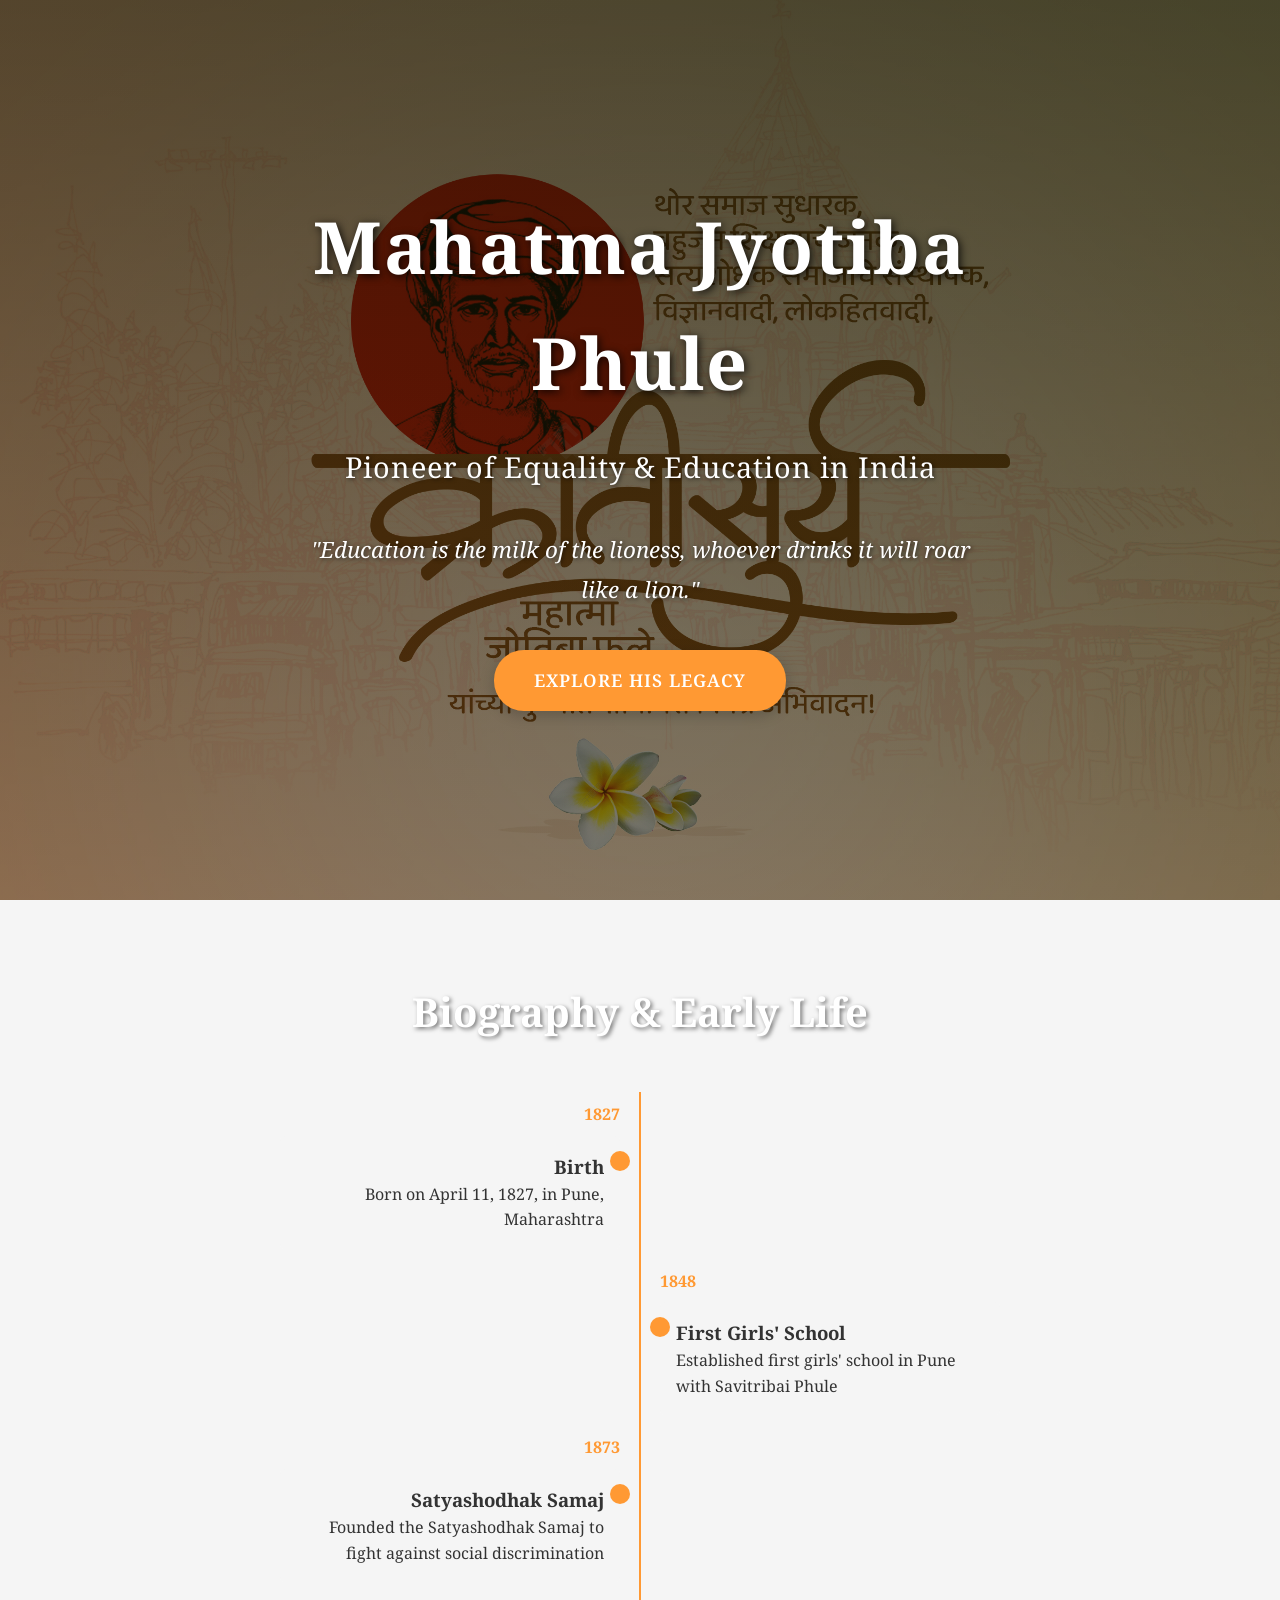
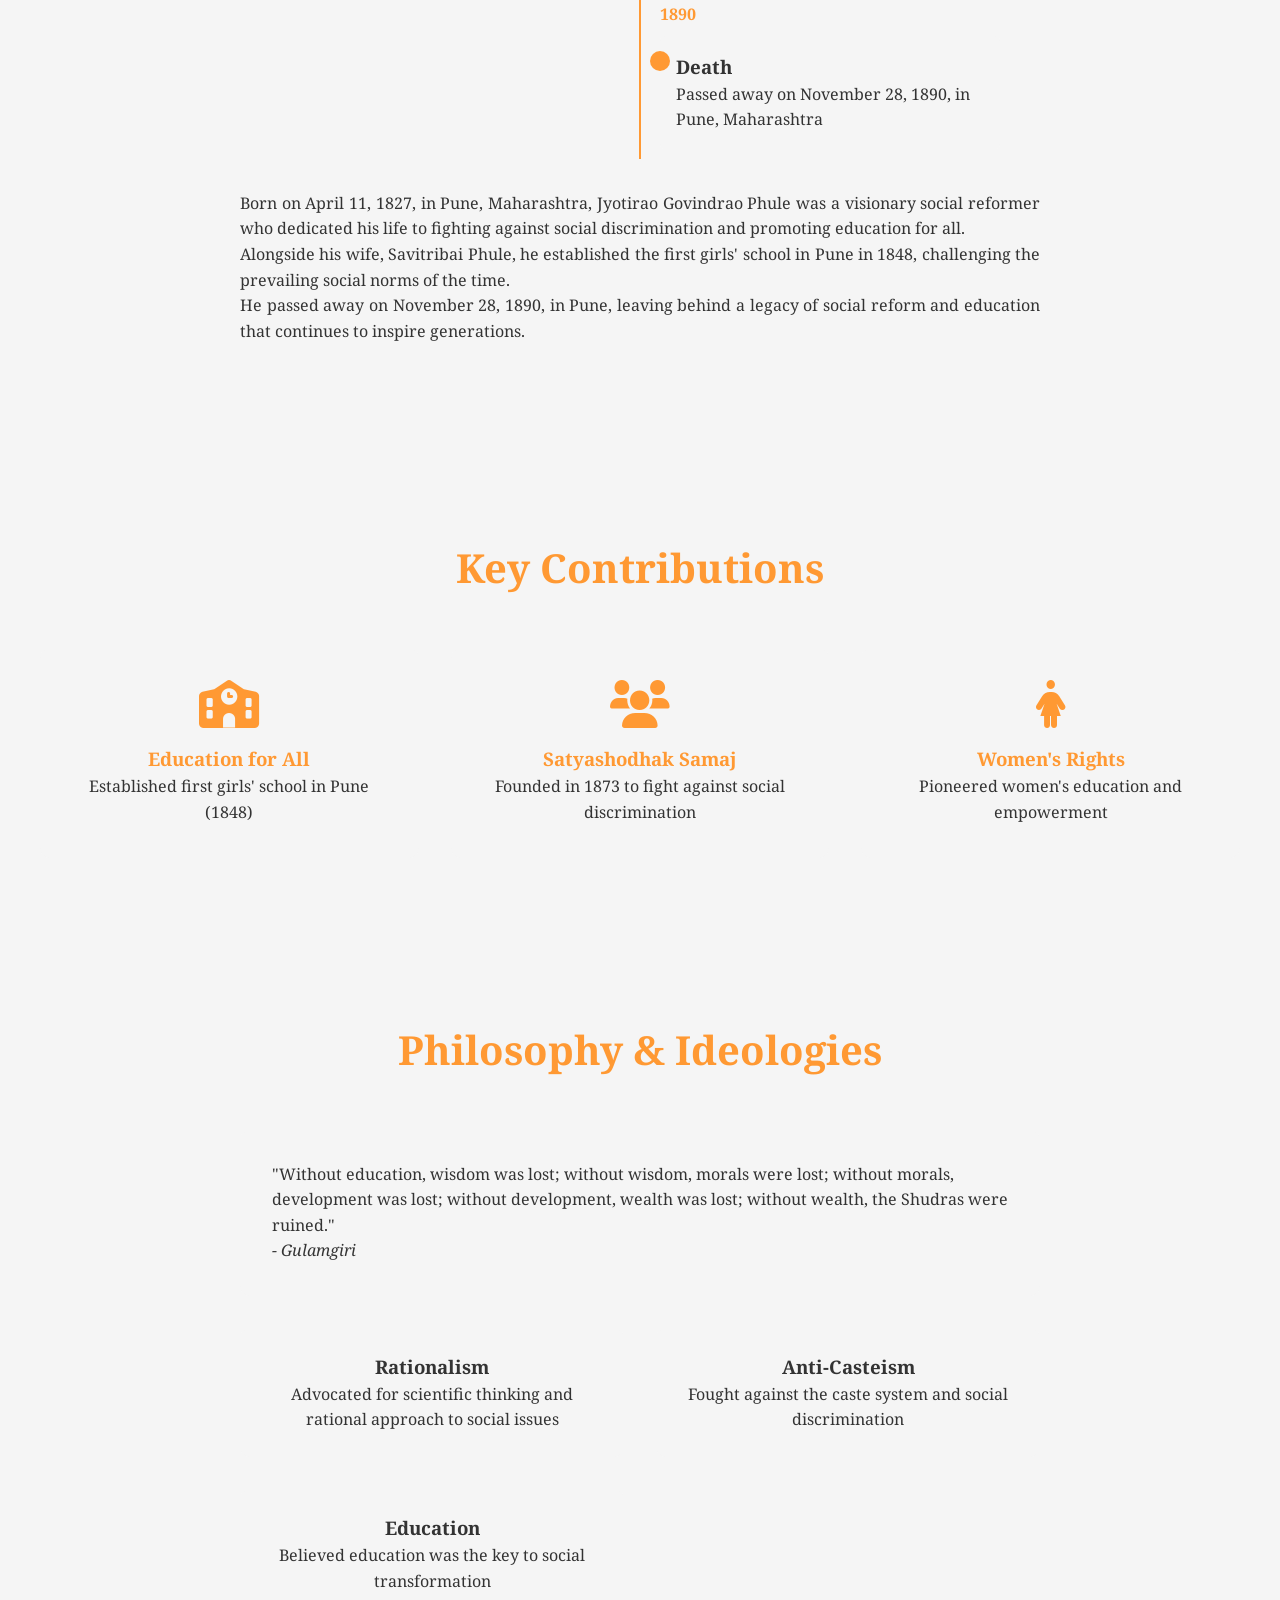
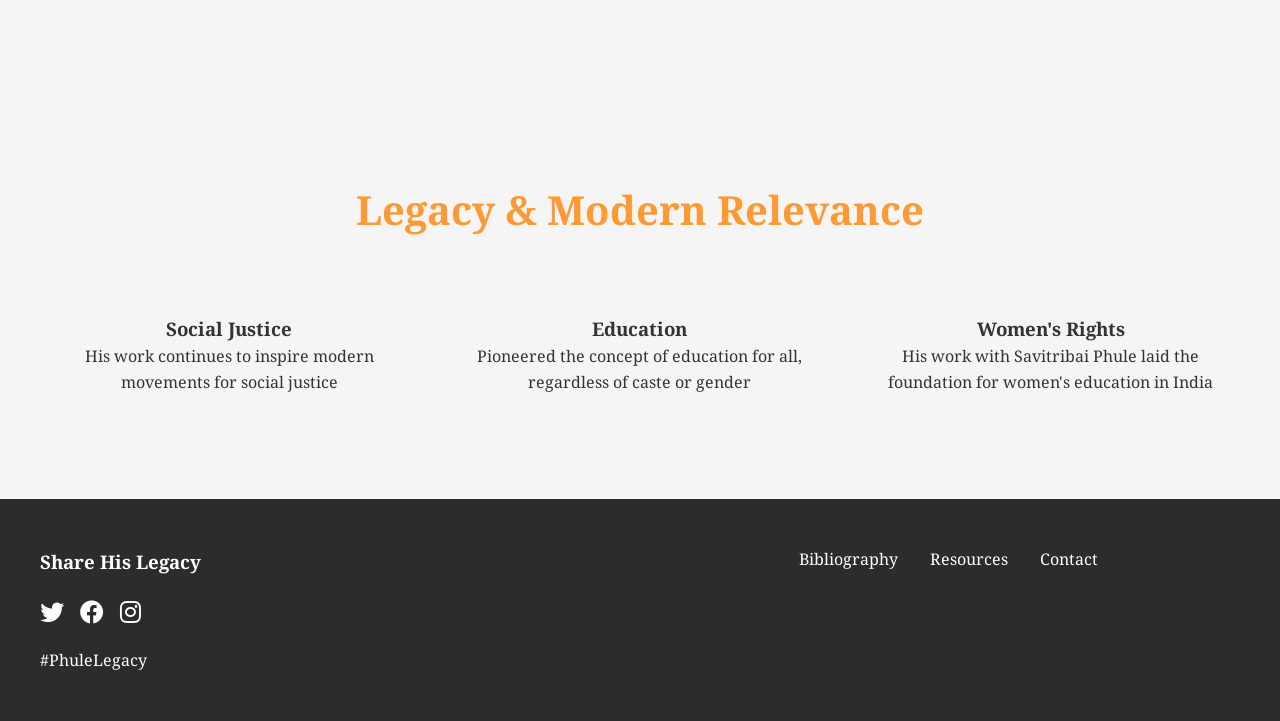
<file: index.html>
<!DOCTYPE html>
<html lang="en">
<head>
    <meta charset="UTF-8">
    <meta name="viewport" content="width=device-width, initial-scale=1.0">
    <title>Mahatma Jyotiba Phule - Pioneer of Equality & Education</title>
    <link rel="stylesheet" href="styles.css">
    <link rel="preconnect" href="https://fonts.googleapis.com">
    <link rel="preconnect" href="https://fonts.gstatic.com" crossorigin>
    <link href="https://fonts.googleapis.com/css2?family=Noto+Serif:wght@400;700&display=swap" rel="stylesheet">
    <link rel="stylesheet" href="https://cdnjs.cloudflare.com/ajax/libs/font-awesome/6.0.0/css/all.min.css">
</head>
<body>
    <section class="hero">
        <div class="hero-content">
            <h1>Mahatma Jyotiba Phule</h1>
            <p class="tagline">Pioneer of Equality & Education in India</p>
            <blockquote>"Education is the milk of the lioness, whoever drinks it will roar like a lion."</blockquote>
            <a href="works.html" class="cta-button">Explore His Legacy</a>
        </div>
    </section>

    <section id="biography" class="section">
        <h2>Biography & Early Life</h2>
        <div class="timeline-container">
            <div class="timeline">
                <div class="timeline-item">
                    <div class="timeline-date">1827</div>
                    <div class="timeline-content">
                        <h3>Birth</h3>
                        <p>Born on April 11, 1827, in Pune, Maharashtra</p>
                    </div>
                </div>
                <div class="timeline-item">
                    <div class="timeline-date">1848</div>
                    <div class="timeline-content">
                        <h3>First Girls' School</h3>
                        <p>Established first girls' school in Pune with Savitribai Phule</p>
                    </div>
                </div>
                <div class="timeline-item">
                    <div class="timeline-date">1873</div>
                    <div class="timeline-content">
                        <h3>Satyashodhak Samaj</h3>
                        <p>Founded the Satyashodhak Samaj to fight against social discrimination</p>
                    </div>
                </div>
                <div class="timeline-item">
                    <div class="timeline-date">1890</div>
                    <div class="timeline-content">
                        <h3>Death</h3>
                        <p>Passed away on November 28, 1890, in Pune, Maharashtra</p>
                    </div>
                </div>
            </div>
        </div>
        <div class="bio-content">
            <p>Born on April 11, 1827, in Pune, Maharashtra, Jyotirao Govindrao Phule was a visionary social reformer who dedicated his life to fighting against social discrimination and promoting education for all.</p>
            <p>Alongside his wife, Savitribai Phule, he established the first girls' school in Pune in 1848, challenging the prevailing social norms of the time.</p>
            <p>He passed away on November 28, 1890, in Pune, leaving behind a legacy of social reform and education that continues to inspire generations.</p>
        </div>
    </section>

    <section id="contributions" class="section">
        <h2>Key Contributions</h2>
        <div class="contributions-grid">
            <div class="contribution-card">
                <i class="fas fa-school"></i>
                <h3><a href="education.html" class="card-link">Education for All</a></h3>
                <p>Established first girls' school in Pune (1848)</p>
            </div>
            <div class="contribution-card">
                <i class="fas fa-users"></i>
                <h3><a href="satyashodhak.html" class="card-link">Satyashodhak Samaj</a></h3>
                <p>Founded in 1873 to fight against social discrimination</p>
            </div>
            <div class="contribution-card">
                <i class="fas fa-female"></i>
                <h3><a href="womens-rights.html" class="card-link">Women's Rights</a></h3>
                <p>Pioneered women's education and empowerment</p>
            </div>
        </div>
    </section>

    <section id="philosophy" class="section">
        <h2>Philosophy & Ideologies</h2>
        <div class="philosophy-content">
            <div class="quote-box">
                <blockquote>"Without education, wisdom was lost; without wisdom, morals were lost; without morals, development was lost; without development, wealth was lost; without wealth, the Shudras were ruined."</blockquote>
                <cite>- Gulamgiri</cite>
            </div>
            <div class="philosophy-grid">
                <div class="philosophy-item">
                    <h3>Rationalism</h3>
                    <p>Advocated for scientific thinking and rational approach to social issues</p>
                </div>
                <div class="philosophy-item">
                    <h3>Anti-Casteism</h3>
                    <p>Fought against the caste system and social discrimination</p>
                </div>
                <div class="philosophy-item">
                    <h3>Education</h3>
                    <p>Believed education was the key to social transformation</p>
                </div>
            </div>
        </div>
    </section>

    <section id="legacy" class="section">
        <h2>Legacy & Modern Relevance</h2>
        <div class="legacy-content">
            <div class="legacy-grid">
                <div class="legacy-item">
                    <h3>Social Justice</h3>
                    <p>His work continues to inspire modern movements for social justice</p>
                </div>
                <div class="legacy-item">
                    <h3>Education</h3>
                    <p>Pioneered the concept of education for all, regardless of caste or gender</p>
                </div>
                <div class="legacy-item">
                    <h3>Women's Rights</h3>
                    <p>His work with Savitribai Phule laid the foundation for women's education in India</p>
                </div>
            </div>
        </div>
    </section>

    <footer>
        <div class="footer-content">
            <div class="social-share">
                <h3>Share His Legacy</h3>
                <div class="social-icons">
                    <a href="#"><i class="fab fa-twitter"></i></a>
                    <a href="#"><i class="fab fa-facebook"></i></a>
                    <a href="#"><i class="fab fa-instagram"></i></a>
                </div>
                <p class="hashtag">#PhuleLegacy</p>
            </div>
            <div class="footer-links">
                <a href="#">Bibliography</a>
                <a href="#">Resources</a>
                <a href="#">Contact</a>
            </div>
        </div>
    </footer>
</body>
</html>
</file>
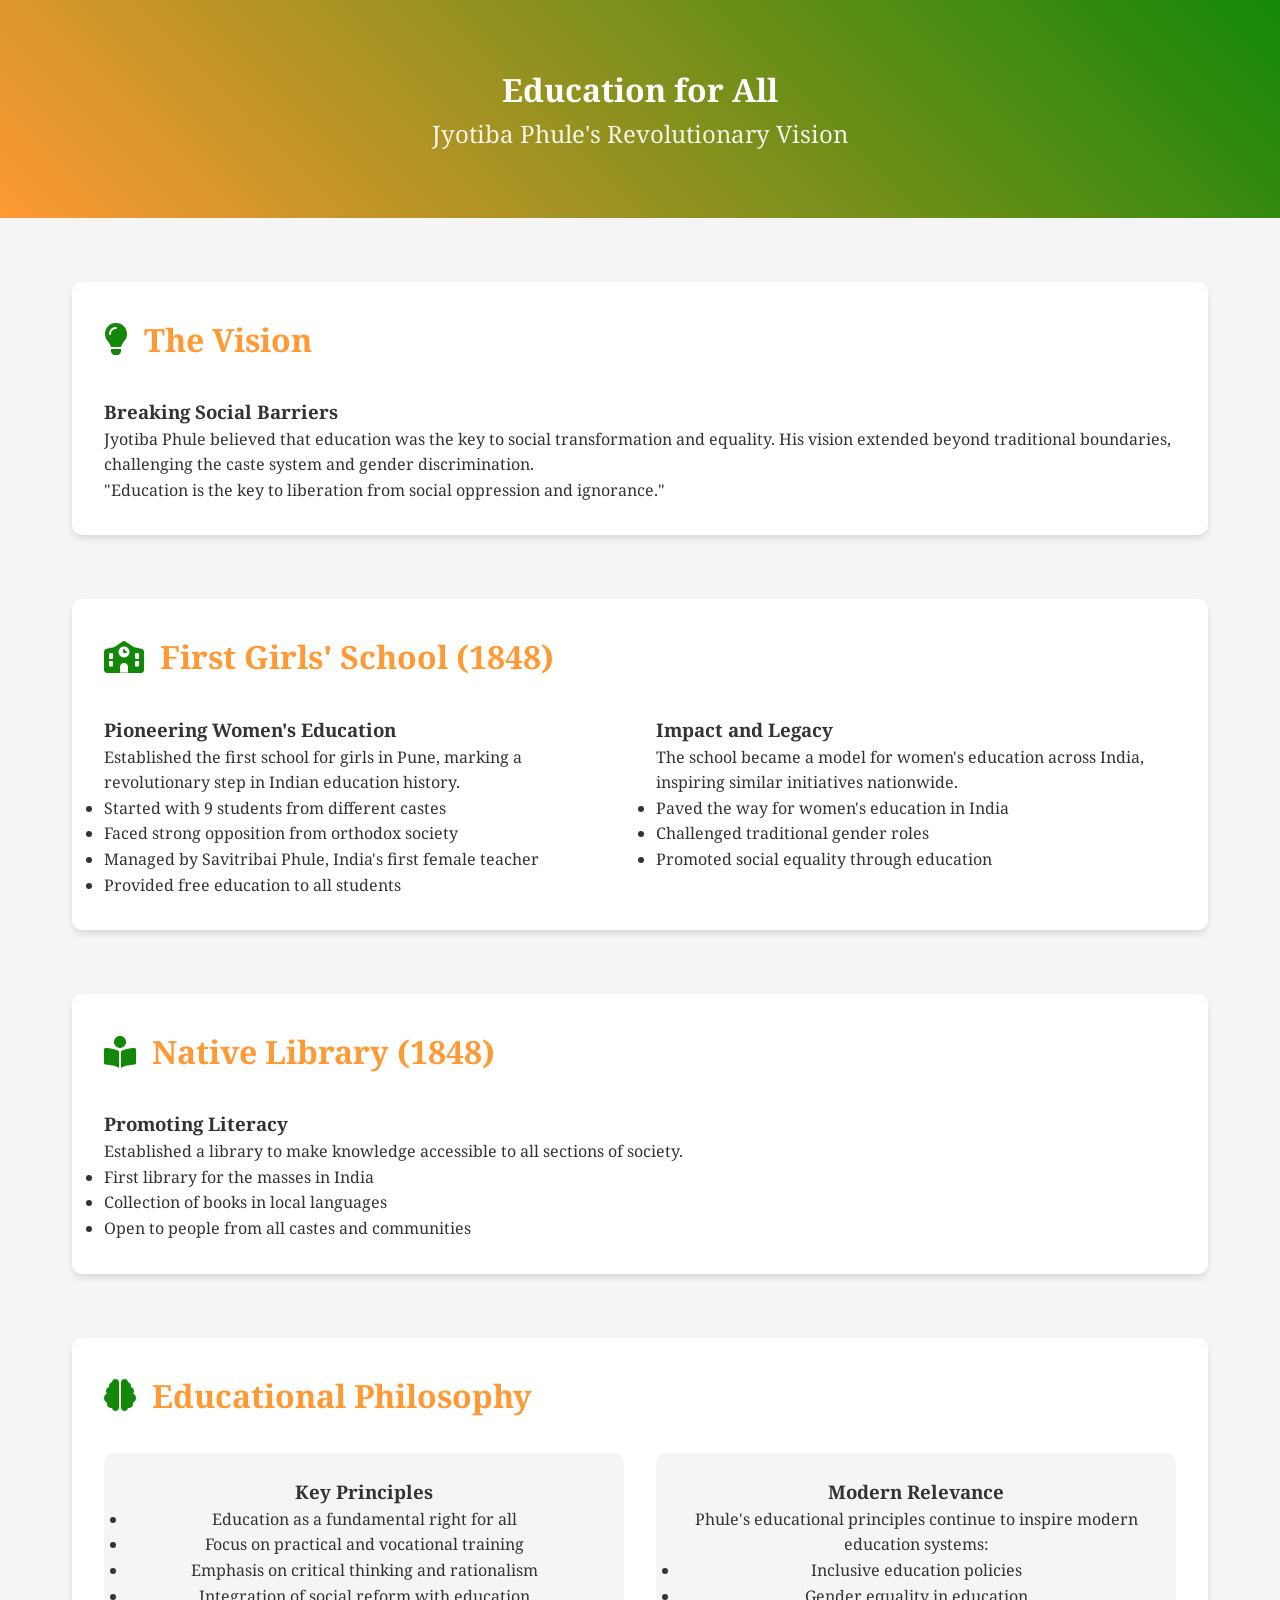
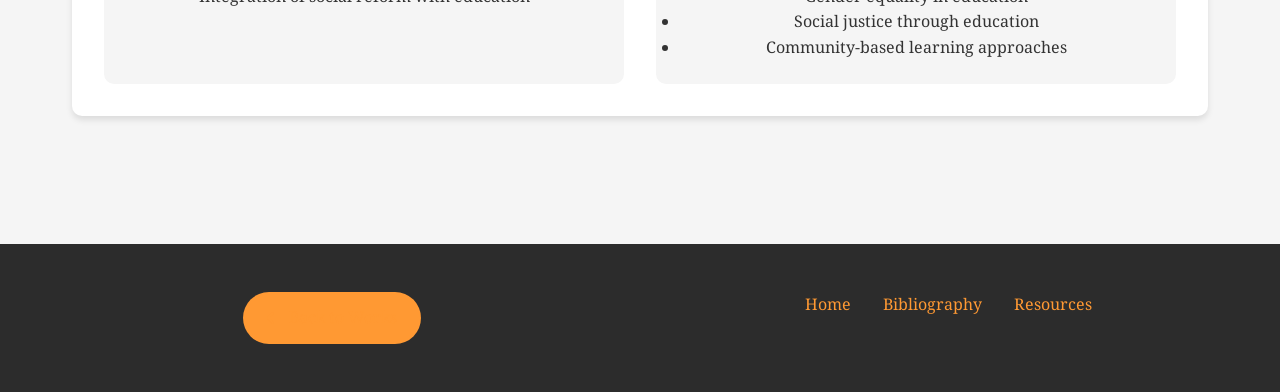
<file: education.html>
<!DOCTYPE html>
<html lang="en">
<head>
    <meta charset="UTF-8">
    <meta name="viewport" content="width=device-width, initial-scale=1.0">
    <title>Education for All - Jyotiba Phule's Vision</title>
    <link rel="stylesheet" href="styles.css">
    <link rel="preconnect" href="https://fonts.googleapis.com">
    <link rel="preconnect" href="https://fonts.gstatic.com" crossorigin>
    <link href="https://fonts.googleapis.com/css2?family=Noto+Serif:wght@400;700&display=swap" rel="stylesheet">
    <link rel="stylesheet" href="https://cdnjs.cloudflare.com/ajax/libs/font-awesome/6.0.0/css/all.min.css">
</head>
<body>
    <header class="education-header">
        <div class="header-content">
            <h1>Education for All</h1>
            <p class="subtitle">Jyotiba Phule's Revolutionary Vision</p>
        </div>
    </header>

    <main class="education-main">
        <section class="education-section vision-section">
            <h2><i class="fas fa-lightbulb"></i> The Vision</h2>
            <div class="education-content">
                <div class="vision-item">
                    <h3>Breaking Social Barriers</h3>
                    <p>Jyotiba Phule believed that education was the key to social transformation and equality. His vision extended beyond traditional boundaries, challenging the caste system and gender discrimination.</p>
                    <blockquote>"Education is the key to liberation from social oppression and ignorance."</blockquote>
                </div>
            </div>
        </section>

        <section class="education-section school-section">
            <h2><i class="fas fa-school"></i> First Girls' School (1848)</h2>
            <div class="education-content">
                <div class="school-item">
                    <h3>Pioneering Women's Education</h3>
                    <p>Established the first school for girls in Pune, marking a revolutionary step in Indian education history.</p>
                    <ul>
                        <li>Started with 9 students from different castes</li>
                        <li>Faced strong opposition from orthodox society</li>
                        <li>Managed by Savitribai Phule, India's first female teacher</li>
                        <li>Provided free education to all students</li>
                    </ul>
                </div>
                <div class="school-item">
                    <h3>Impact and Legacy</h3>
                    <p>The school became a model for women's education across India, inspiring similar initiatives nationwide.</p>
                    <ul>
                        <li>Paved the way for women's education in India</li>
                        <li>Challenged traditional gender roles</li>
                        <li>Promoted social equality through education</li>
                    </ul>
                </div>
            </div>
        </section>

        <section class="education-section library-section">
            <h2><i class="fas fa-book-reader"></i> Native Library (1848)</h2>
            <div class="education-content">
                <div class="library-item">
                    <h3>Promoting Literacy</h3>
                    <p>Established a library to make knowledge accessible to all sections of society.</p>
                    <ul>
                        <li>First library for the masses in India</li>
                        <li>Collection of books in local languages</li>
                        <li>Open to people from all castes and communities</li>
                    </ul>
                </div>
            </div>
        </section>

        <section class="education-section philosophy-section">
            <h2><i class="fas fa-brain"></i> Educational Philosophy</h2>
            <div class="education-content">
                <div class="philosophy-item">
                    <h3>Key Principles</h3>
                    <ul>
                        <li>Education as a fundamental right for all</li>
                        <li>Focus on practical and vocational training</li>
                        <li>Emphasis on critical thinking and rationalism</li>
                        <li>Integration of social reform with education</li>
                    </ul>
                </div>
                <div class="philosophy-item">
                    <h3>Modern Relevance</h3>
                    <p>Phule's educational principles continue to inspire modern education systems:</p>
                    <ul>
                        <li>Inclusive education policies</li>
                        <li>Gender equality in education</li>
                        <li>Social justice through education</li>
                        <li>Community-based learning approaches</li>
                    </ul>
                </div>
            </div>
        </section>
    </main>

    <footer class="education-footer">
        <div class="footer-content">
            <div class="back-link">
                <a href="works.html" class="back-button">
                    <i class="fas fa-arrow-left"></i> Back to Works
                </a>
            </div>
            <div class="footer-links">
                <a href="index.html">Home</a>
                <a href="#">Bibliography</a>
                <a href="#">Resources</a>
            </div>
        </div>
    </footer>
</body>
</html>
</file>
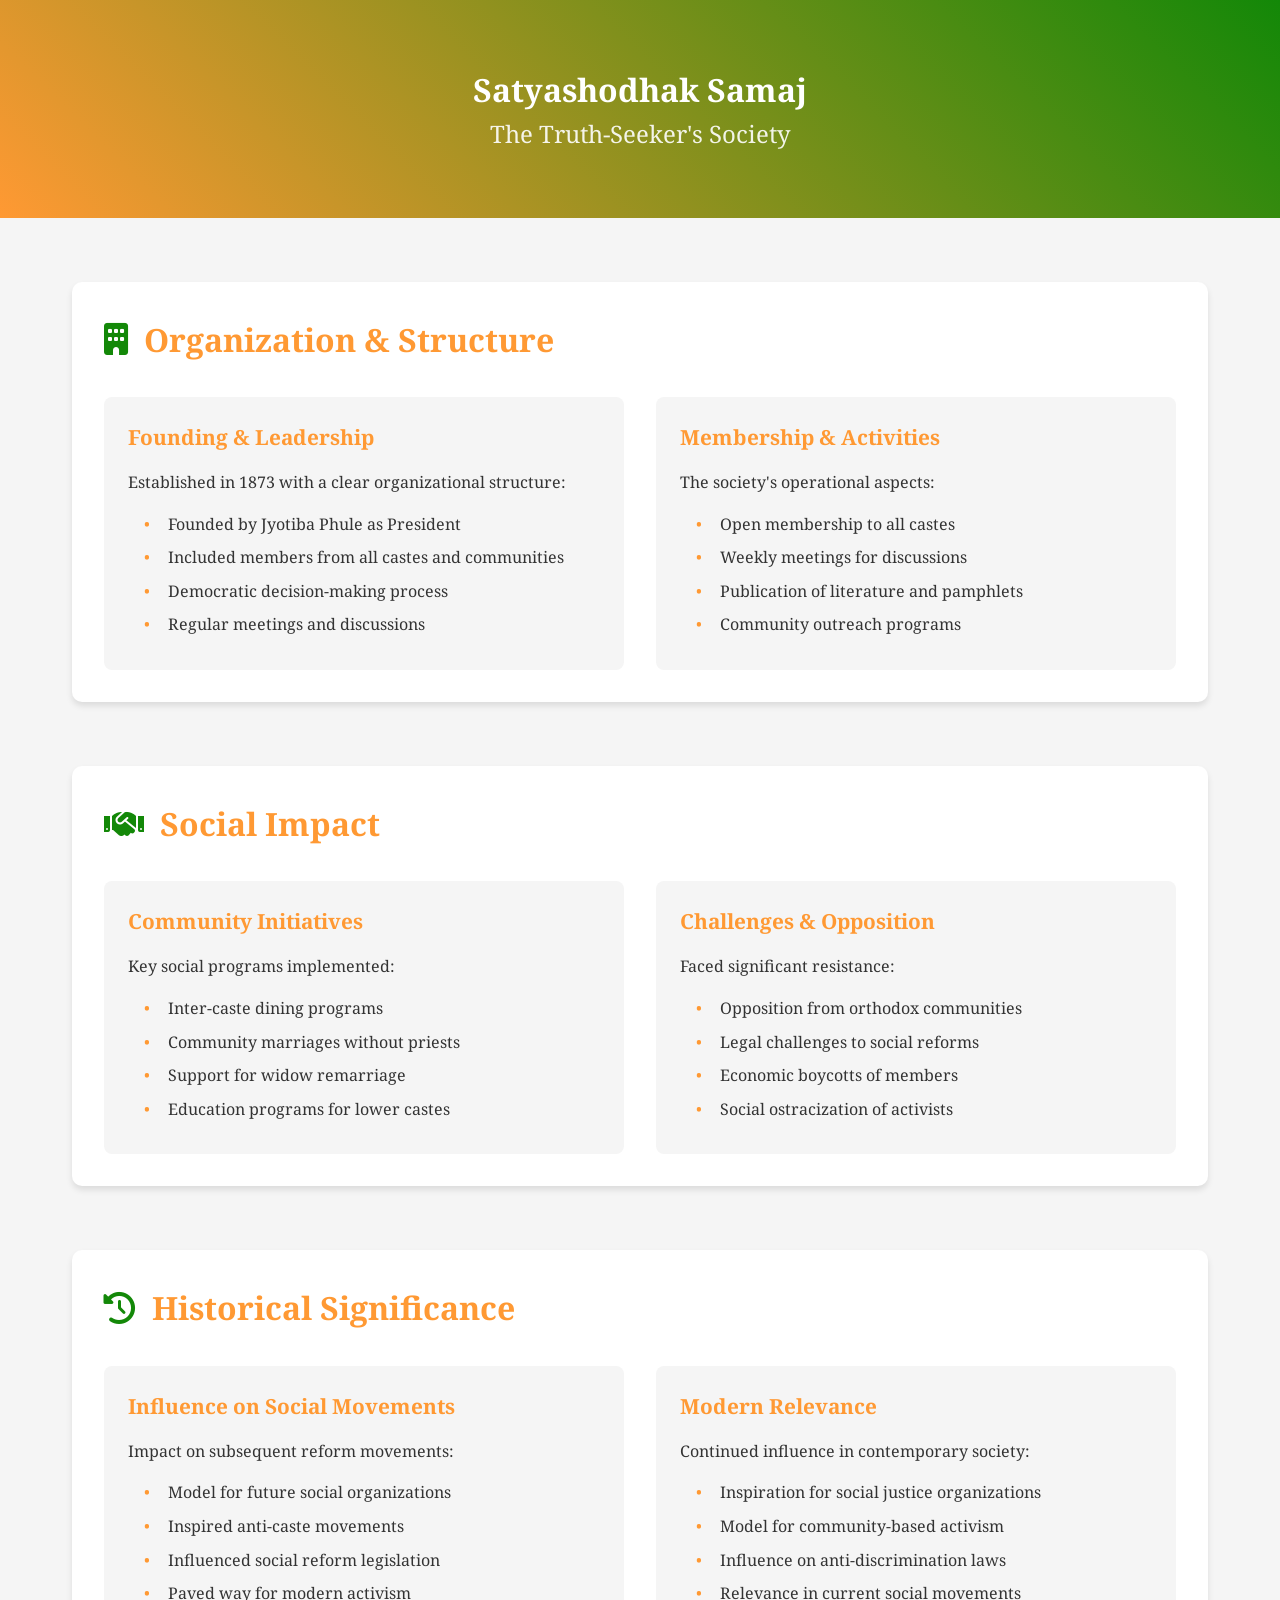
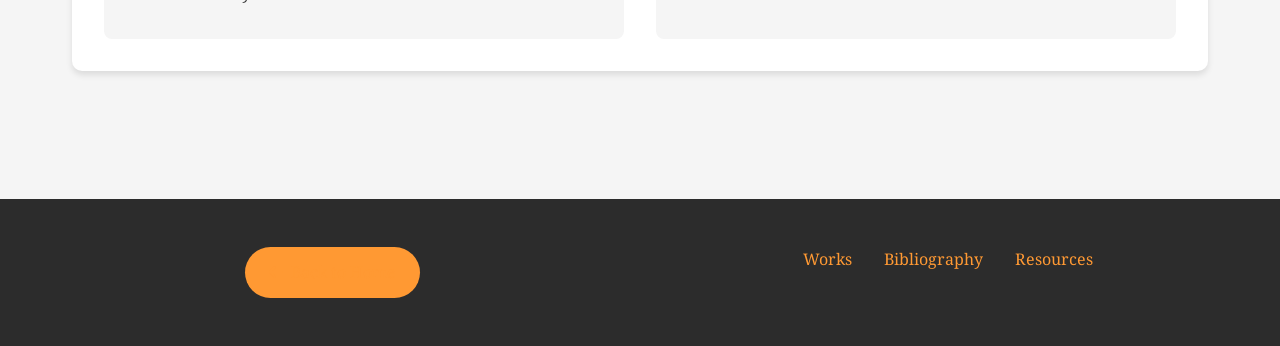
<file: satyashodhak.html>
<!DOCTYPE html>
<html lang="en">
<head>
    <meta charset="UTF-8">
    <meta name="viewport" content="width=device-width, initial-scale=1.0">
    <title>Satyashodhak Samaj - Jyotiba Phule's Social Reform</title>
    <link rel="stylesheet" href="styles.css">
    <link rel="preconnect" href="https://fonts.googleapis.com">
    <link rel="preconnect" href="https://fonts.gstatic.com" crossorigin>
    <link href="https://fonts.googleapis.com/css2?family=Noto+Serif:wght@400;700&display=swap" rel="stylesheet">
    <link rel="stylesheet" href="https://cdnjs.cloudflare.com/ajax/libs/font-awesome/6.0.0/css/all.min.css">
</head>
<body>
    <header class="education-header">
        <div class="header-content">
            <h1>Satyashodhak Samaj</h1>
            <p class="subtitle">The Truth-Seeker's Society</p>
        </div>
    </header>

    <main class="education-main">
        <section class="education-section">
            <h2><i class="fas fa-building"></i> Organization & Structure</h2>
            <div class="education-content">
                <div class="education-item">
                    <h3>Founding & Leadership</h3>
                    <p>Established in 1873 with a clear organizational structure:</p>
                    <ul>
                        <li>Founded by Jyotiba Phule as President</li>
                        <li>Included members from all castes and communities</li>
                        <li>Democratic decision-making process</li>
                        <li>Regular meetings and discussions</li>
                    </ul>
                </div>
                <div class="education-item">
                    <h3>Membership & Activities</h3>
                    <p>The society's operational aspects:</p>
                    <ul>
                        <li>Open membership to all castes</li>
                        <li>Weekly meetings for discussions</li>
                        <li>Publication of literature and pamphlets</li>
                        <li>Community outreach programs</li>
                    </ul>
                </div>
            </div>
        </section>

        <section class="education-section">
            <h2><i class="fas fa-handshake"></i> Social Impact</h2>
            <div class="education-content">
                <div class="education-item">
                    <h3>Community Initiatives</h3>
                    <p>Key social programs implemented:</p>
                    <ul>
                        <li>Inter-caste dining programs</li>
                        <li>Community marriages without priests</li>
                        <li>Support for widow remarriage</li>
                        <li>Education programs for lower castes</li>
                    </ul>
                </div>
                <div class="education-item">
                    <h3>Challenges & Opposition</h3>
                    <p>Faced significant resistance:</p>
                    <ul>
                        <li>Opposition from orthodox communities</li>
                        <li>Legal challenges to social reforms</li>
                        <li>Economic boycotts of members</li>
                        <li>Social ostracization of activists</li>
                    </ul>
                </div>
            </div>
        </section>

        <section class="education-section">
            <h2><i class="fas fa-history"></i> Historical Significance</h2>
            <div class="education-content">
                <div class="education-item">
                    <h3>Influence on Social Movements</h3>
                    <p>Impact on subsequent reform movements:</p>
                    <ul>
                        <li>Model for future social organizations</li>
                        <li>Inspired anti-caste movements</li>
                        <li>Influenced social reform legislation</li>
                        <li>Paved way for modern activism</li>
                    </ul>
                </div>
                <div class="education-item">
                    <h3>Modern Relevance</h3>
                    <p>Continued influence in contemporary society:</p>
                    <ul>
                        <li>Inspiration for social justice organizations</li>
                        <li>Model for community-based activism</li>
                        <li>Influence on anti-discrimination laws</li>
                        <li>Relevance in current social movements</li>
                    </ul>
                </div>
            </div>
        </section>
    </main>

    <footer class="education-footer">
        <div class="footer-content">
            <div class="back-link">
                <a href="index.html" class="back-button">
                    <i class="fas fa-arrow-left"></i> Back to Home
                </a>
            </div>
            <div class="footer-links">
                <a href="works.html">Works</a>
                <a href="#">Bibliography</a>
                <a href="#">Resources</a>
            </div>
        </div>
    </footer>
</body>
</html>
</file>
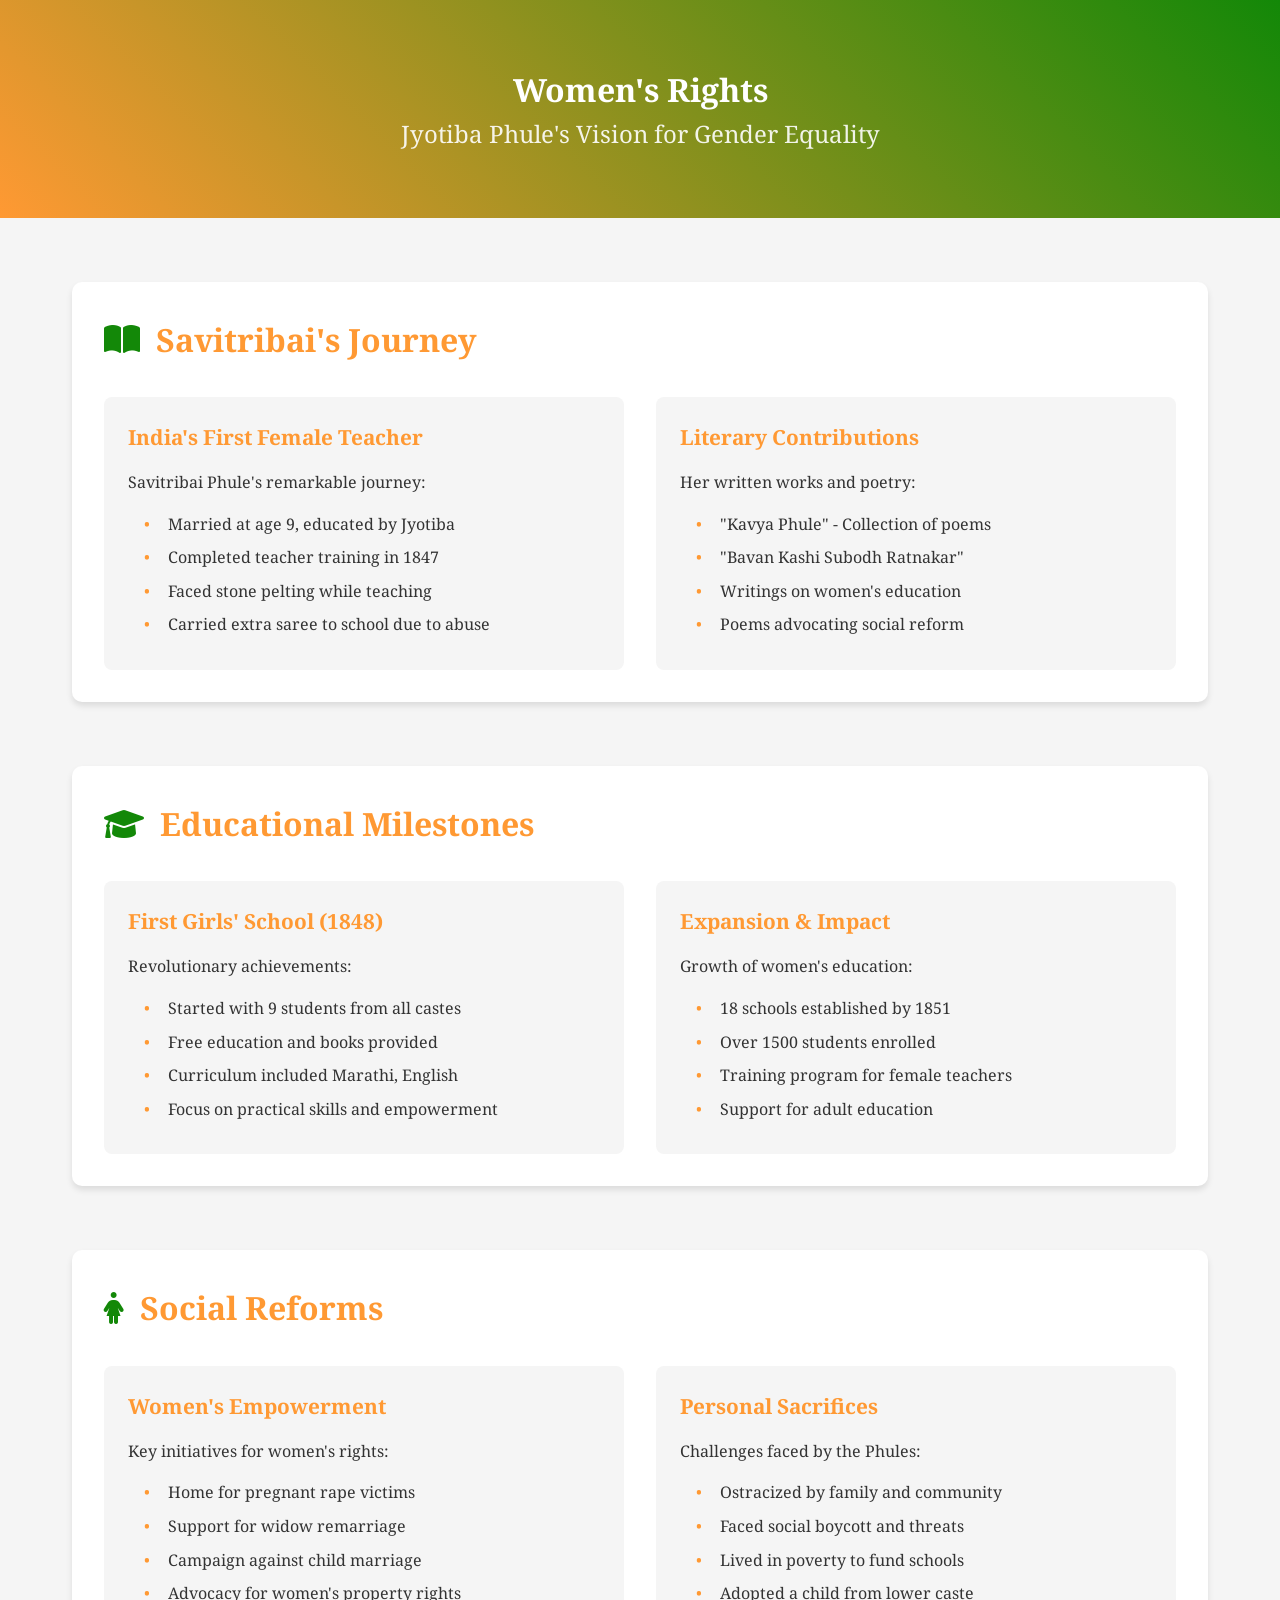
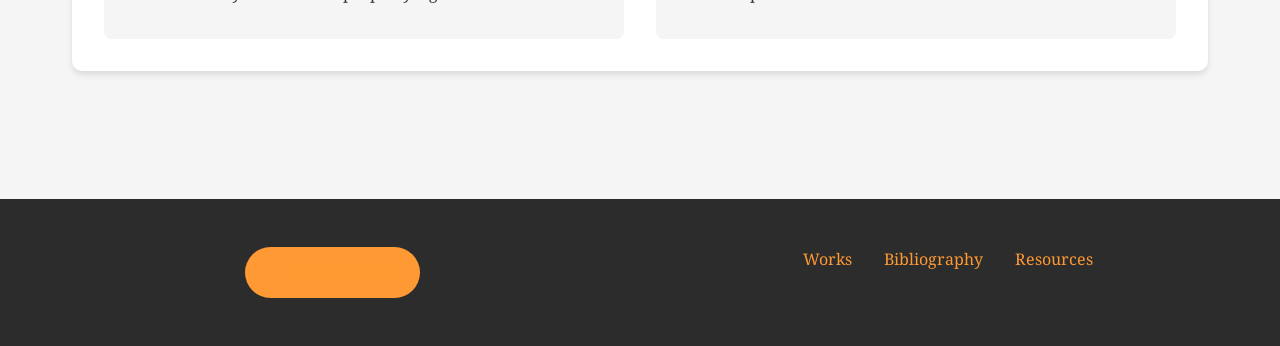
<file: womens-rights.html>
<!DOCTYPE html>
<html lang="en">
<head>
    <meta charset="UTF-8">
    <meta name="viewport" content="width=device-width, initial-scale=1.0">
    <title>Women's Rights - Jyotiba Phule's Vision</title>
    <link rel="stylesheet" href="styles.css">
    <link rel="preconnect" href="https://fonts.googleapis.com">
    <link rel="preconnect" href="https://fonts.gstatic.com" crossorigin>
    <link href="https://fonts.googleapis.com/css2?family=Noto+Serif:wght@400;700&display=swap" rel="stylesheet">
    <link rel="stylesheet" href="https://cdnjs.cloudflare.com/ajax/libs/font-awesome/6.0.0/css/all.min.css">
</head>
<body>
    <header class="education-header">
        <div class="header-content">
            <h1>Women's Rights</h1>
            <p class="subtitle">Jyotiba Phule's Vision for Gender Equality</p>
        </div>
    </header>

    <main class="education-main">
        <section class="education-section">
            <h2><i class="fas fa-book-open"></i> Savitribai's Journey</h2>
            <div class="education-content">
                <div class="education-item">
                    <h3>India's First Female Teacher</h3>
                    <p>Savitribai Phule's remarkable journey:</p>
                    <ul>
                        <li>Married at age 9, educated by Jyotiba</li>
                        <li>Completed teacher training in 1847</li>
                        <li>Faced stone pelting while teaching</li>
                        <li>Carried extra saree to school due to abuse</li>
                    </ul>
                </div>
                <div class="education-item">
                    <h3>Literary Contributions</h3>
                    <p>Her written works and poetry:</p>
                    <ul>
                        <li>"Kavya Phule" - Collection of poems</li>
                        <li>"Bavan Kashi Subodh Ratnakar"</li>
                        <li>Writings on women's education</li>
                        <li>Poems advocating social reform</li>
                    </ul>
                </div>
            </div>
        </section>

        <section class="education-section">
            <h2><i class="fas fa-graduation-cap"></i> Educational Milestones</h2>
            <div class="education-content">
                <div class="education-item">
                    <h3>First Girls' School (1848)</h3>
                    <p>Revolutionary achievements:</p>
                    <ul>
                        <li>Started with 9 students from all castes</li>
                        <li>Free education and books provided</li>
                        <li>Curriculum included Marathi, English</li>
                        <li>Focus on practical skills and empowerment</li>
                    </ul>
                </div>
                <div class="education-item">
                    <h3>Expansion & Impact</h3>
                    <p>Growth of women's education:</p>
                    <ul>
                        <li>18 schools established by 1851</li>
                        <li>Over 1500 students enrolled</li>
                        <li>Training program for female teachers</li>
                        <li>Support for adult education</li>
                    </ul>
                </div>
            </div>
        </section>

        <section class="education-section">
            <h2><i class="fas fa-female"></i> Social Reforms</h2>
            <div class="education-content">
                <div class="education-item">
                    <h3>Women's Empowerment</h3>
                    <p>Key initiatives for women's rights:</p>
                    <ul>
                        <li>Home for pregnant rape victims</li>
                        <li>Support for widow remarriage</li>
                        <li>Campaign against child marriage</li>
                        <li>Advocacy for women's property rights</li>
                    </ul>
                </div>
                <div class="education-item">
                    <h3>Personal Sacrifices</h3>
                    <p>Challenges faced by the Phules:</p>
                    <ul>
                        <li>Ostracized by family and community</li>
                        <li>Faced social boycott and threats</li>
                        <li>Lived in poverty to fund schools</li>
                        <li>Adopted a child from lower caste</li>
                    </ul>
                </div>
            </div>
        </section>
    </main>

    <footer class="education-footer">
        <div class="footer-content">
            <div class="back-link">
                <a href="index.html" class="back-button">
                    <i class="fas fa-arrow-left"></i> Back to Home
                </a>
            </div>
            <div class="footer-links">
                <a href="works.html">Works</a>
                <a href="#">Bibliography</a>
                <a href="#">Resources</a>
            </div>
        </div>
    </footer>
</body>
</html>
</file>
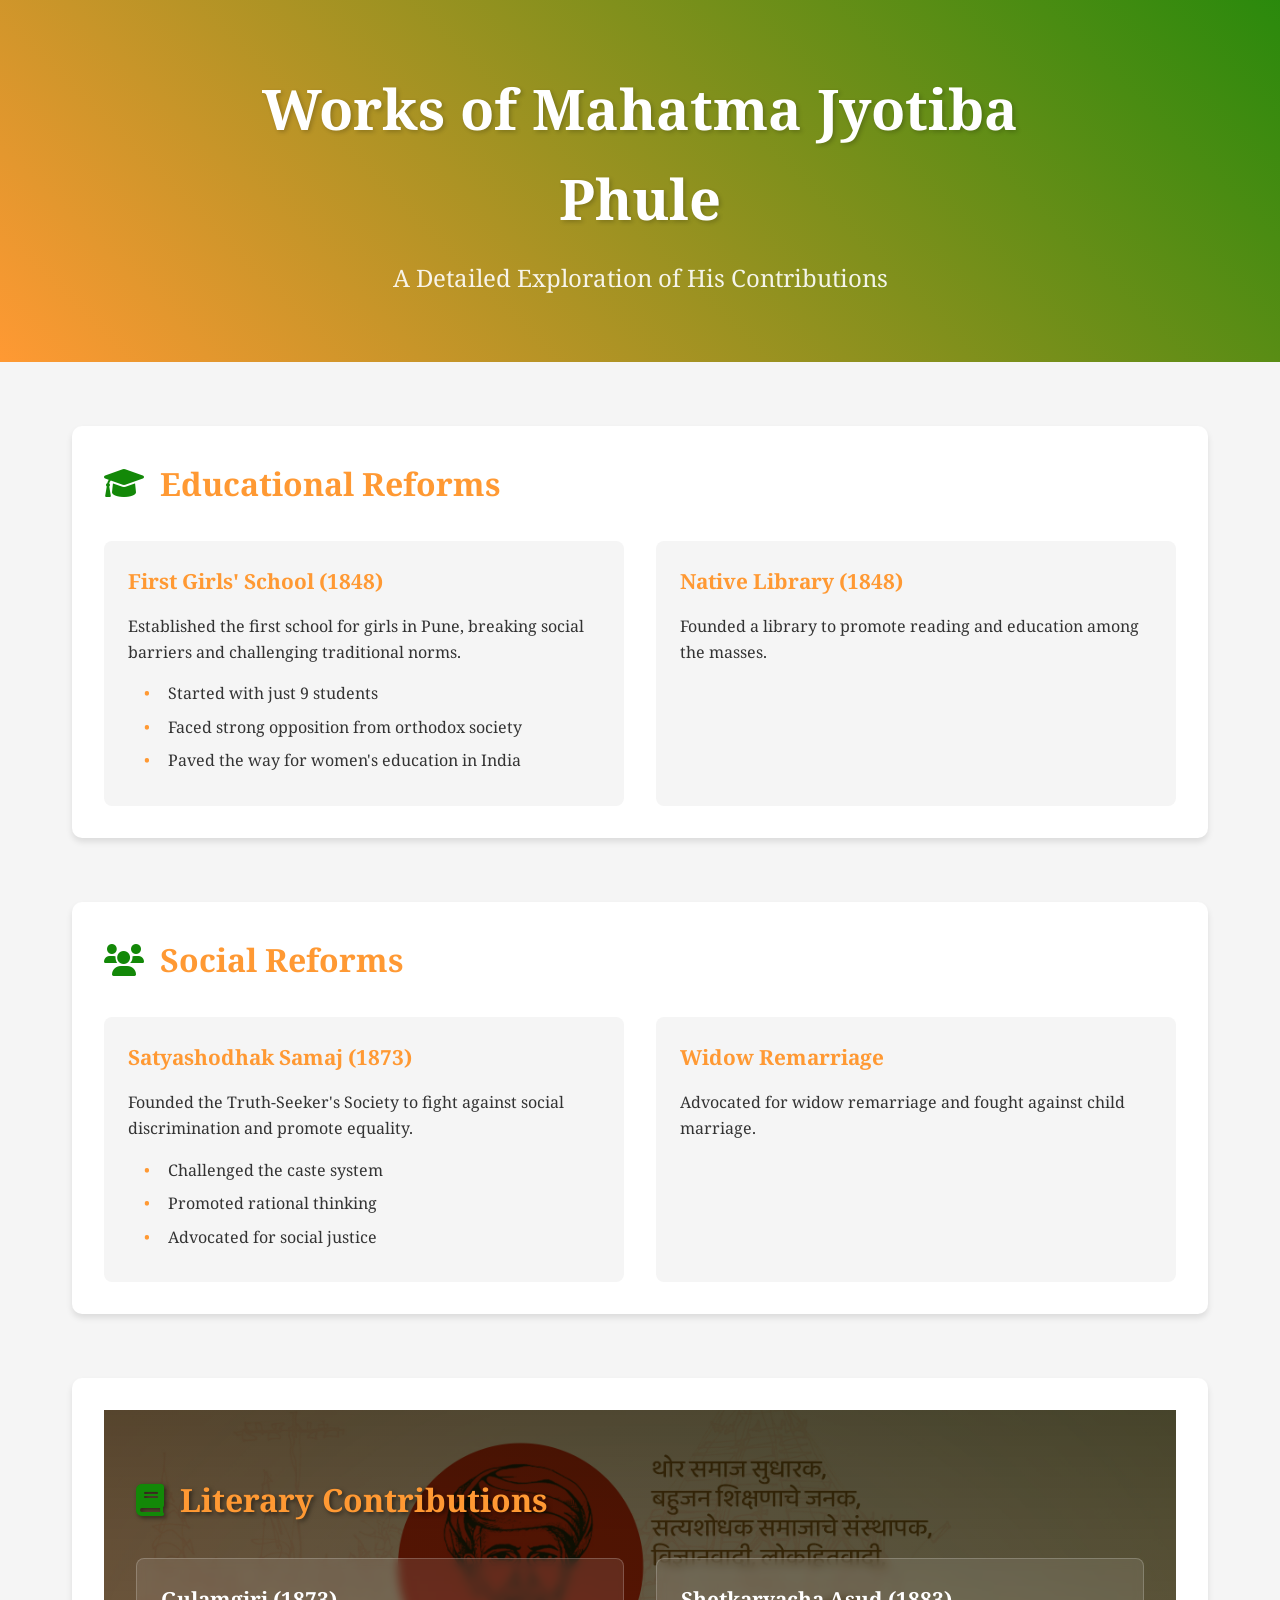
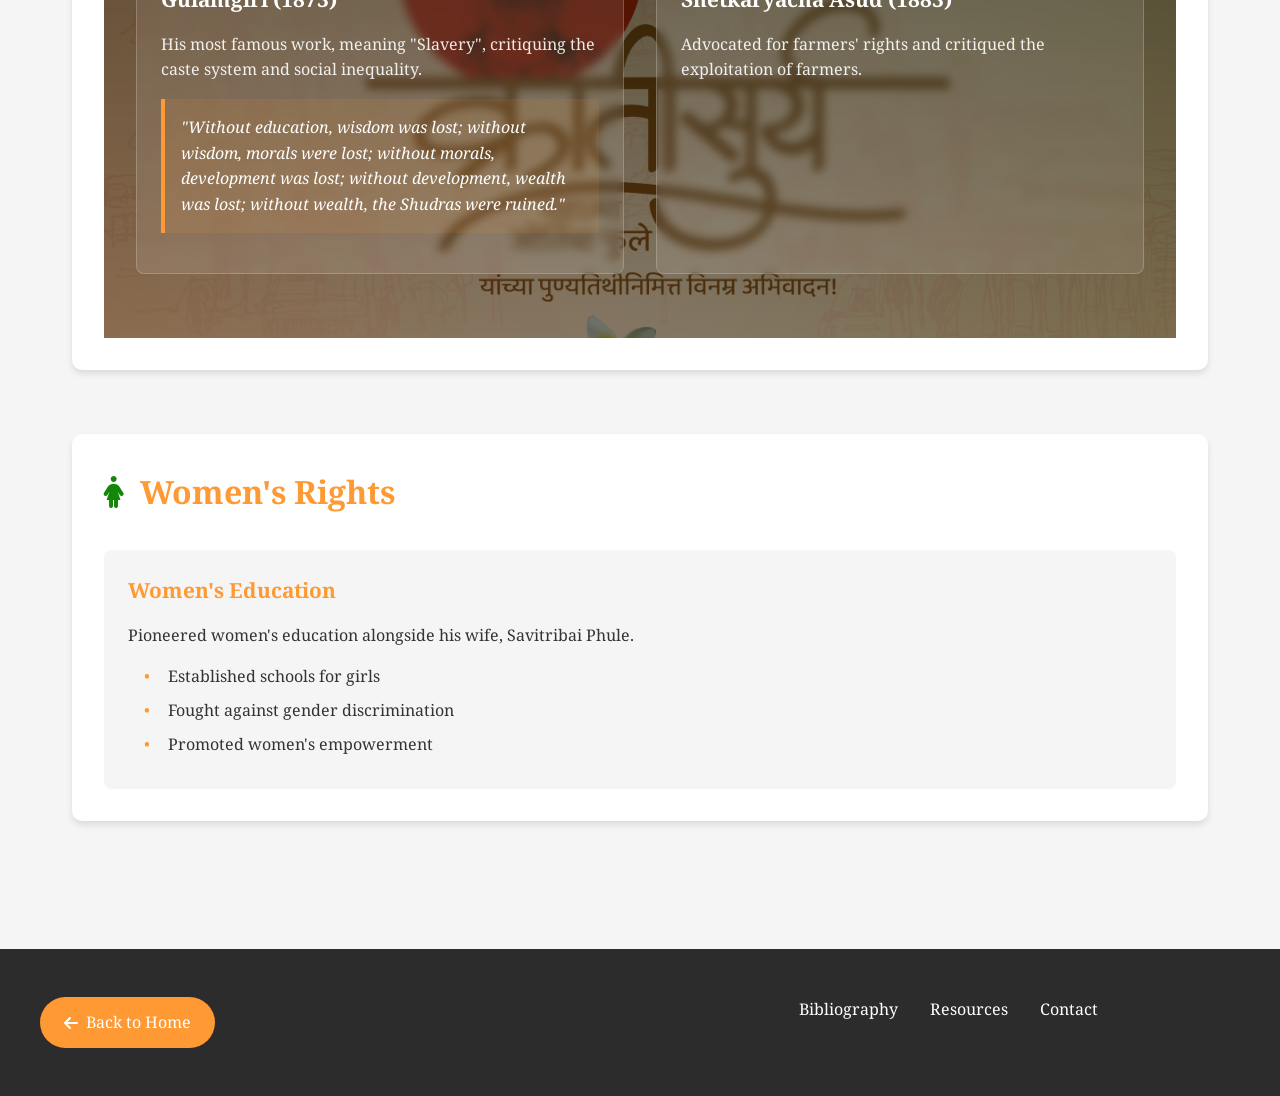
<file: works.html>
<!DOCTYPE html>
<html lang="en">
<head>
    <meta charset="UTF-8">
    <meta name="viewport" content="width=device-width, initial-scale=1.0">
    <title>Works of Mahatma Jyotiba Phule</title>
    <link rel="stylesheet" href="styles.css">
    <link rel="preconnect" href="https://fonts.googleapis.com">
    <link rel="preconnect" href="https://fonts.gstatic.com" crossorigin>
    <link href="https://fonts.googleapis.com/css2?family=Noto+Serif:wght@400;700&display=swap" rel="stylesheet">
    <link rel="stylesheet" href="https://cdnjs.cloudflare.com/ajax/libs/font-awesome/6.0.0/css/all.min.css">
</head>
<body>
    <header class="works-header">
        <div class="header-content">
            <h1>Works of Mahatma Jyotiba Phule</h1>
            <p class="subtitle">A Detailed Exploration of His Contributions</p>
        </div>
    </header>

    <main class="works-main">
        <section class="works-section">
            <h2><i class="fas fa-graduation-cap"></i> Educational Reforms</h2>
            <div class="works-content">
                <div class="work-item">
                    <h3>First Girls' School (1848)</h3>
                    <p>Established the first school for girls in Pune, breaking social barriers and challenging traditional norms.</p>
                    <ul>
                        <li>Started with just 9 students</li>
                        <li>Faced strong opposition from orthodox society</li>
                        <li>Paved the way for women's education in India</li>
                    </ul>
                </div>
                <div class="work-item">
                    <h3>Native Library (1848)</h3>
                    <p>Founded a library to promote reading and education among the masses.</p>
                </div>
            </div>
        </section>

        <section class="works-section">
            <h2><i class="fas fa-users"></i> Social Reforms</h2>
            <div class="works-content">
                <div class="work-item">
                    <h3>Satyashodhak Samaj (1873)</h3>
                    <p>Founded the Truth-Seeker's Society to fight against social discrimination and promote equality.</p>
                    <ul>
                        <li>Challenged the caste system</li>
                        <li>Promoted rational thinking</li>
                        <li>Advocated for social justice</li>
                    </ul>
                </div>
                <div class="work-item">
                    <h3>Widow Remarriage</h3>
                    <p>Advocated for widow remarriage and fought against child marriage.</p>
                </div>
            </div>
        </section>

        <section class="works-section literary-section">
            <div class="literary-background">
                <h2><i class="fas fa-book"></i> Literary Contributions</h2>
                <div class="works-content">
                    <div class="work-item">
                        <h3>Gulamgiri (1873)</h3>
                        <p>His most famous work, meaning "Slavery", critiquing the caste system and social inequality.</p>
                        <blockquote>"Without education, wisdom was lost; without wisdom, morals were lost; without morals, development was lost; without development, wealth was lost; without wealth, the Shudras were ruined."</blockquote>
                    </div>
                    <div class="work-item">
                        <h3>Shetkaryacha Asud (1883)</h3>
                        <p>Advocated for farmers' rights and critiqued the exploitation of farmers.</p>
                    </div>
                </div>
            </div>
        </section>

        <section class="works-section">
            <h2><i class="fas fa-female"></i> Women's Rights</h2>
            <div class="works-content">
                <div class="work-item">
                    <h3>Women's Education</h3>
                    <p>Pioneered women's education alongside his wife, Savitribai Phule.</p>
                    <ul>
                        <li>Established schools for girls</li>
                        <li>Fought against gender discrimination</li>
                        <li>Promoted women's empowerment</li>
                    </ul>
                </div>
            </div>
        </section>
    </main>

    <footer class="works-footer">
        <div class="footer-content">
            <div class="back-link">
                <a href="index.html" class="back-button">
                    <i class="fas fa-arrow-left"></i> Back to Home
                </a>
            </div>
            <div class="footer-links">
                <a href="#">Bibliography</a>
                <a href="#">Resources</a>
                <a href="#">Contact</a>
            </div>
        </div>
    </footer>
</body>
</html>
</file>
<file: styles.css>
:root {
    --primary-color: #FF9933; /* Saffron */
    --secondary-color: #138808; /* Green */
    --text-color: #333;
    --light-bg: #f5f5f5;
    --dark-bg: #2c2c2c;
}

* {
    margin: 0;
    padding: 0;
    box-sizing: border-box;
}

body {
    font-family: 'Noto Serif', serif;
    line-height: 1.6;
    color: var(--text-color);
    background-color: var(--light-bg);
}

/* Hero Section */
.hero {
    height: 100vh;
    background: linear-gradient(rgba(0, 0, 0, 0.7), rgba(0, 0, 0, 0.5)),
                url('c5497f132138435.61a3701e14c0c.jpg') center/cover;
    display: flex;
    align-items: center;
    justify-content: center;
    text-align: center;
    color: white;
    position: relative;
}

.hero::before {
    content: '';
    position: absolute;
    top: 0;
    left: 0;
    right: 0;
    bottom: 0;
    background: linear-gradient(45deg, rgba(255, 153, 51, 0.1), rgba(19, 136, 8, 0.1));
    z-index: 1;
}

.hero-content {
    max-width: 800px;
    padding: 2rem;
    position: relative;
    z-index: 2;
}

.hero h1 {
    font-size: 4.5rem;
    margin-bottom: 1.5rem;
    text-shadow: 2px 2px 8px rgba(0, 0, 0, 0.8);
    letter-spacing: 2px;
    font-weight: 700;
}

.tagline {
    font-size: 1.8rem;
    margin-bottom: 2.5rem;
    text-shadow: 1px 1px 4px rgba(0, 0, 0, 0.6);
    letter-spacing: 1px;
}

.hero blockquote {
    font-style: italic;
    margin: 2.5rem 0;
    font-size: 1.4rem;
    text-shadow: 1px 1px 4px rgba(0, 0, 0, 0.6);
    line-height: 1.8;
    max-width: 700px;
    margin-left: auto;
    margin-right: auto;
}

.cta-button {
    display: inline-block;
    padding: 1rem 2.5rem;
    background-color: var(--primary-color);
    color: white;
    text-decoration: none;
    border-radius: 30px;
    transition: all 0.3s ease;
    font-weight: 600;
    letter-spacing: 1px;
    text-transform: uppercase;
    font-size: 1.1rem;
    box-shadow: 0 4px 15px rgba(0, 0, 0, 0.2);
}

.cta-button:hover {
    background-color: var(--secondary-color);
    transform: translateY(-3px);
    box-shadow: 0 6px 20px rgba(0, 0, 0, 0.3);
}

/* Works Page Styles */
.works-header {
    background: var(--primary-color);
    color: white;
    padding: 4rem 2rem;
    text-align: center;
    position: relative;
}

.works-header::before {
    content: '';
    position: absolute;
    top: 0;
    left: 0;
    right: 0;
    bottom: 0;
    background: linear-gradient(45deg, rgba(255, 153, 51, 0.9), rgba(19, 136, 8, 0.9));
    z-index: 1;
}

.header-content {
    position: relative;
    z-index: 2;
    max-width: 800px;
    margin: 0 auto;
}

.works-header h1 {
    font-size: 3.5rem;
    margin-bottom: 1rem;
    text-shadow: 2px 2px 4px rgba(0, 0, 0, 0.2);
}

.subtitle {
    font-size: 1.5rem;
    opacity: 0.9;
}

/* Literary Section with Background */
.literary-section {
    position: relative;
    padding: 0;
    overflow: hidden;
    margin: 4rem 0;
}

.literary-background {
    background: linear-gradient(rgba(0, 0, 0, 0.7), rgba(0, 0, 0, 0.5)),
                url('c5497f132138435.61a3701e14c0c.jpg') center/cover;
    padding: 4rem 2rem;
    position: relative;
}

.literary-background::before {
    content: '';
    position: absolute;
    top: 0;
    left: 0;
    right: 0;
    bottom: 0;
    background: linear-gradient(45deg, rgba(255, 153, 51, 0.1), rgba(19, 136, 8, 0.1));
    z-index: 1;
}

.literary-section h2,
.literary-section .works-content {
    position: relative;
    z-index: 2;
    color: white;
}

.literary-section h2 {
    text-align: center;
    margin-bottom: 2rem;
    text-shadow: 2px 2px 4px rgba(0, 0, 0, 0.5);
}

.literary-section .work-item {
    background: rgba(255, 255, 255, 0.1);
    backdrop-filter: blur(5px);
    border: 1px solid rgba(255, 255, 255, 0.2);
}

.literary-section .work-item h3 {
    color: white;
}

.literary-section .work-item p {
    color: rgba(255, 255, 255, 0.9);
}

.literary-section blockquote {
    border-left: 4px solid var(--primary-color);
    background: rgba(255, 255, 255, 0.1);
    color: white;
}

.works-main {
    max-width: 1200px;
    margin: 0 auto;
    padding: 4rem 2rem;
}

.works-section {
    margin-bottom: 4rem;
    background: white;
    border-radius: 10px;
    box-shadow: 0 4px 6px rgba(0, 0, 0, 0.1);
    padding: 2rem;
}

.works-section h2 {
    color: var(--primary-color);
    font-size: 2rem;
    margin-bottom: 2rem;
    display: flex;
    align-items: center;
    gap: 1rem;
}

.works-section h2 i {
    color: var(--secondary-color);
}

.works-content {
    display: grid;
    grid-template-columns: repeat(auto-fit, minmax(300px, 1fr));
    gap: 2rem;
}

.work-item {
    background: var(--light-bg);
    padding: 1.5rem;
    border-radius: 8px;
    transition: transform 0.3s ease;
}

.work-item:hover {
    transform: translateY(-5px);
}

.work-item h3 {
    color: var(--primary-color);
    margin-bottom: 1rem;
    font-size: 1.3rem;
}

.work-item p {
    margin-bottom: 1rem;
    line-height: 1.6;
}

.work-item ul {
    list-style-type: none;
    padding-left: 1rem;
}

.work-item ul li {
    position: relative;
    padding-left: 1.5rem;
    margin-bottom: 0.5rem;
}

.work-item ul li::before {
    content: '•';
    color: var(--primary-color);
    position: absolute;
    left: 0;
}

.work-item blockquote {
    font-style: italic;
    padding: 1rem;
    border-left: 4px solid var(--primary-color);
    margin: 1rem 0;
    background: rgba(255, 153, 51, 0.1);
}

.works-footer {
    background: var(--dark-bg);
    color: white;
    padding: 3rem 2rem;
}

.back-button {
    display: inline-flex;
    align-items: center;
    gap: 0.5rem;
    color: white;
    text-decoration: none;
    padding: 0.8rem 1.5rem;
    background: var(--primary-color);
    border-radius: 30px;
    transition: all 0.3s ease;
}

.back-button:hover {
    background: var(--secondary-color);
    transform: translateX(-5px);
}

/* Sections */
.section {
    padding: 5rem 2rem;
}

.section h2 {
    text-align: center;
    margin-bottom: 3rem;
    color: var(--primary-color);
    font-size: 2.5rem;
}

/* Timeline */
.timeline {
    position: relative;
    max-width: 800px;
    margin: 0 auto;
}

.timeline::after {
    content: '';
    position: absolute;
    width: 2px;
    background: var(--primary-color);
    top: 0;
    bottom: 0;
    left: 50%;
    margin-left: -1px;
}

.timeline-item {
    padding: 10px 40px;
    position: relative;
    width: 50%;
    box-sizing: border-box;
}

.timeline-item:nth-child(odd) {
    left: 0;
    padding-right: 20px;
    text-align: right;
}

.timeline-item:nth-child(even) {
    left: 50%;
    padding-left: 20px;
    text-align: left;
}

.timeline-date {
    font-weight: bold;
    color: var(--primary-color);
    margin-bottom: 0.5rem;
}

.timeline-content {
    background: var(--light-bg);
    padding: 1rem;
    border-radius: 5px;
    position: relative;
}

.timeline-content::after {
    content: '';
    position: absolute;
    width: 20px;
    height: 20px;
    background: var(--primary-color);
    border-radius: 50%;
    top: 15px;
}

.timeline-item:nth-child(odd) .timeline-content::after {
    right: -10px;
}

.timeline-item:nth-child(even) .timeline-content::after {
    left: -10px;
}

/* Biography Section */
#biography {
    padding: 5rem 2rem;
}

#biography h2,
#biography .timeline-container,
#biography .bio-content {
    position: relative;
    z-index: 2;
}

#biography h2 {
    color: white;
    text-shadow: 2px 2px 4px rgba(0, 0, 0, 0.5);
}

.bio-content {
    max-width: 800px;
    margin: 2rem auto;
    text-align: justify;
}

/* Contributions Section */
.contributions-grid {
    display: grid;
    grid-template-columns: repeat(auto-fit, minmax(250px, 1fr));
    gap: 2rem;
    max-width: 1200px;
    margin: 0 auto;
}

.contribution-card {
    background: var(--light-bg);
    padding: 2rem;
    border-radius: 10px;
    text-align: center;
    transition: transform 0.3s;
}

.contribution-card:hover {
    transform: translateY(-5px);
}

.contribution-card i {
    font-size: 3rem;
    color: var(--primary-color);
    margin-bottom: 1rem;
}

.contribution-card .card-link {
    color: var(--primary-color);
    text-decoration: none;
    transition: color 0.3s ease;
}

.contribution-card:hover .card-link {
    color: var(--secondary-color);
}

/* Philosophy Section */
.philosophy-content {
    max-width: 800px;
    margin: 0 auto;
}

.quote-box {
    background: var(--light-bg);
    padding: 2rem;
    border-radius: 10px;
    margin: 2rem 0;
}

.philosophy-grid {
    display: grid;
    grid-template-columns: repeat(auto-fit, minmax(250px, 1fr));
    gap: 2rem;
    margin-top: 2rem;
}

.philosophy-item {
    background: var(--light-bg);
    padding: 1.5rem;
    border-radius: 10px;
    text-align: center;
}

/* Legacy Section */
.legacy-grid {
    display: grid;
    grid-template-columns: repeat(auto-fit, minmax(250px, 1fr));
    gap: 2rem;
    max-width: 1200px;
    margin: 0 auto;
}

.legacy-item {
    background: var(--light-bg);
    padding: 1.5rem;
    border-radius: 10px;
    text-align: center;
}

/* Footer */
footer {
    background: var(--dark-bg);
    color: white;
    padding: 3rem 2rem;
}

.footer-content {
    max-width: 1200px;
    margin: 0 auto;
    display: grid;
    grid-template-columns: repeat(auto-fit, minmax(250px, 1fr));
    gap: 2rem;
}

.social-icons {
    display: flex;
    gap: 1rem;
    margin: 1rem 0;
}

.social-icons a {
    color: white;
    font-size: 1.5rem;
    transition: color 0.3s;
}

.social-icons a:hover {
    color: var(--primary-color);
}

.footer-links {
    display: flex;
    gap: 2rem;
    justify-content: center;
}

.footer-links a {
    color: white;
    text-decoration: none;
}

.footer-links a:hover {
    color: var(--primary-color);
}

/* Responsive Design */
@media (max-width: 768px) {
    .hero h1 {
        font-size: 3rem;
    }
    
    .section {
        padding: 3rem 1rem;
    }
    
    .timeline::after {
        left: 31px;
    }
    
    .timeline-item {
        width: 100%;
        padding-left: 70px;
        padding-right: 25px;
        text-align: left;
    }
    
    .timeline-item:nth-child(even) {
        left: 0;
    }
    
    .timeline-content::after {
        left: -10px;
    }
    
    .footer-content {
        grid-template-columns: 1fr;
        text-align: center;
    }
    
    .footer-links {
        flex-direction: column;
        gap: 1rem;
    }
}

/* Education Page Styles */
.education-header {
    background: linear-gradient(45deg, var(--primary-color), var(--secondary-color));
    color: white;
    padding: 4rem 2rem;
    text-align: center;
    position: relative;
}

.education-header::before {
    content: '';
    position: absolute;
    top: 0;
    left: 0;
    right: 0;
    bottom: 0;
    background: linear-gradient(45deg, rgba(255, 153, 51, 0.9), rgba(19, 136, 8, 0.9));
    z-index: 1;
}

.education-main {
    max-width: 1200px;
    margin: 0 auto;
    padding: 4rem 2rem;
}

.education-section {
    margin-bottom: 4rem;
    background: white;
    border-radius: 10px;
    box-shadow: 0 4px 6px rgba(0, 0, 0, 0.1);
    padding: 2rem;
}

.education-section h2 {
    color: var(--primary-color);
    font-size: 2rem;
    margin-bottom: 2rem;
    display: flex;
    align-items: center;
    gap: 1rem;
}

.education-section h2 i {
    color: var(--secondary-color);
}

.education-content {
    display: grid;
    grid-template-columns: repeat(auto-fit, minmax(300px, 1fr));
    gap: 2rem;
}

.education-item {
    background: var(--light-bg);
    padding: 1.5rem;
    border-radius: 8px;
    transition: transform 0.3s ease;
}

.education-item:hover {
    transform: translateY(-5px);
}

.education-item h3 {
    color: var(--primary-color);
    margin-bottom: 1rem;
    font-size: 1.3rem;
}

.education-item p {
    margin-bottom: 1rem;
    line-height: 1.6;
}

.education-item ul {
    list-style-type: none;
    padding-left: 1rem;
}

.education-item ul li {
    position: relative;
    padding-left: 1.5rem;
    margin-bottom: 0.5rem;
}

.education-item ul li::before {
    content: '•';
    color: var(--primary-color);
    position: absolute;
    left: 0;
}

.education-item blockquote {
    font-style: italic;
    padding: 1rem;
    border-left: 4px solid var(--primary-color);
    margin: 1rem 0;
    background: rgba(255, 153, 51, 0.1);
}

.education-footer {
    background: var(--dark-bg);
    color: white;
    padding: 3rem 2rem;
    text-align: center;
}

.education-footer a {
    color: var(--primary-color);
    text-decoration: none;
    transition: color 0.3s ease;
}

.education-footer a:hover {
    color: var(--secondary-color);
}

/* Responsive Design */
@media (max-width: 768px) {
    .education-header h1 {
        font-size: 2.5rem;
    }
    
    .education-section h2 {
        font-size: 1.8rem;
    }
    
    .education-content {
        grid-template-columns: 1fr;
    }
}

@media (max-width: 480px) {
    .education-header {
        padding: 3rem 1rem;
    }
    
    .education-main {
        padding: 2rem 1rem;
    }
    
    .education-section {
        padding: 1.5rem;
    }
}
</file>
